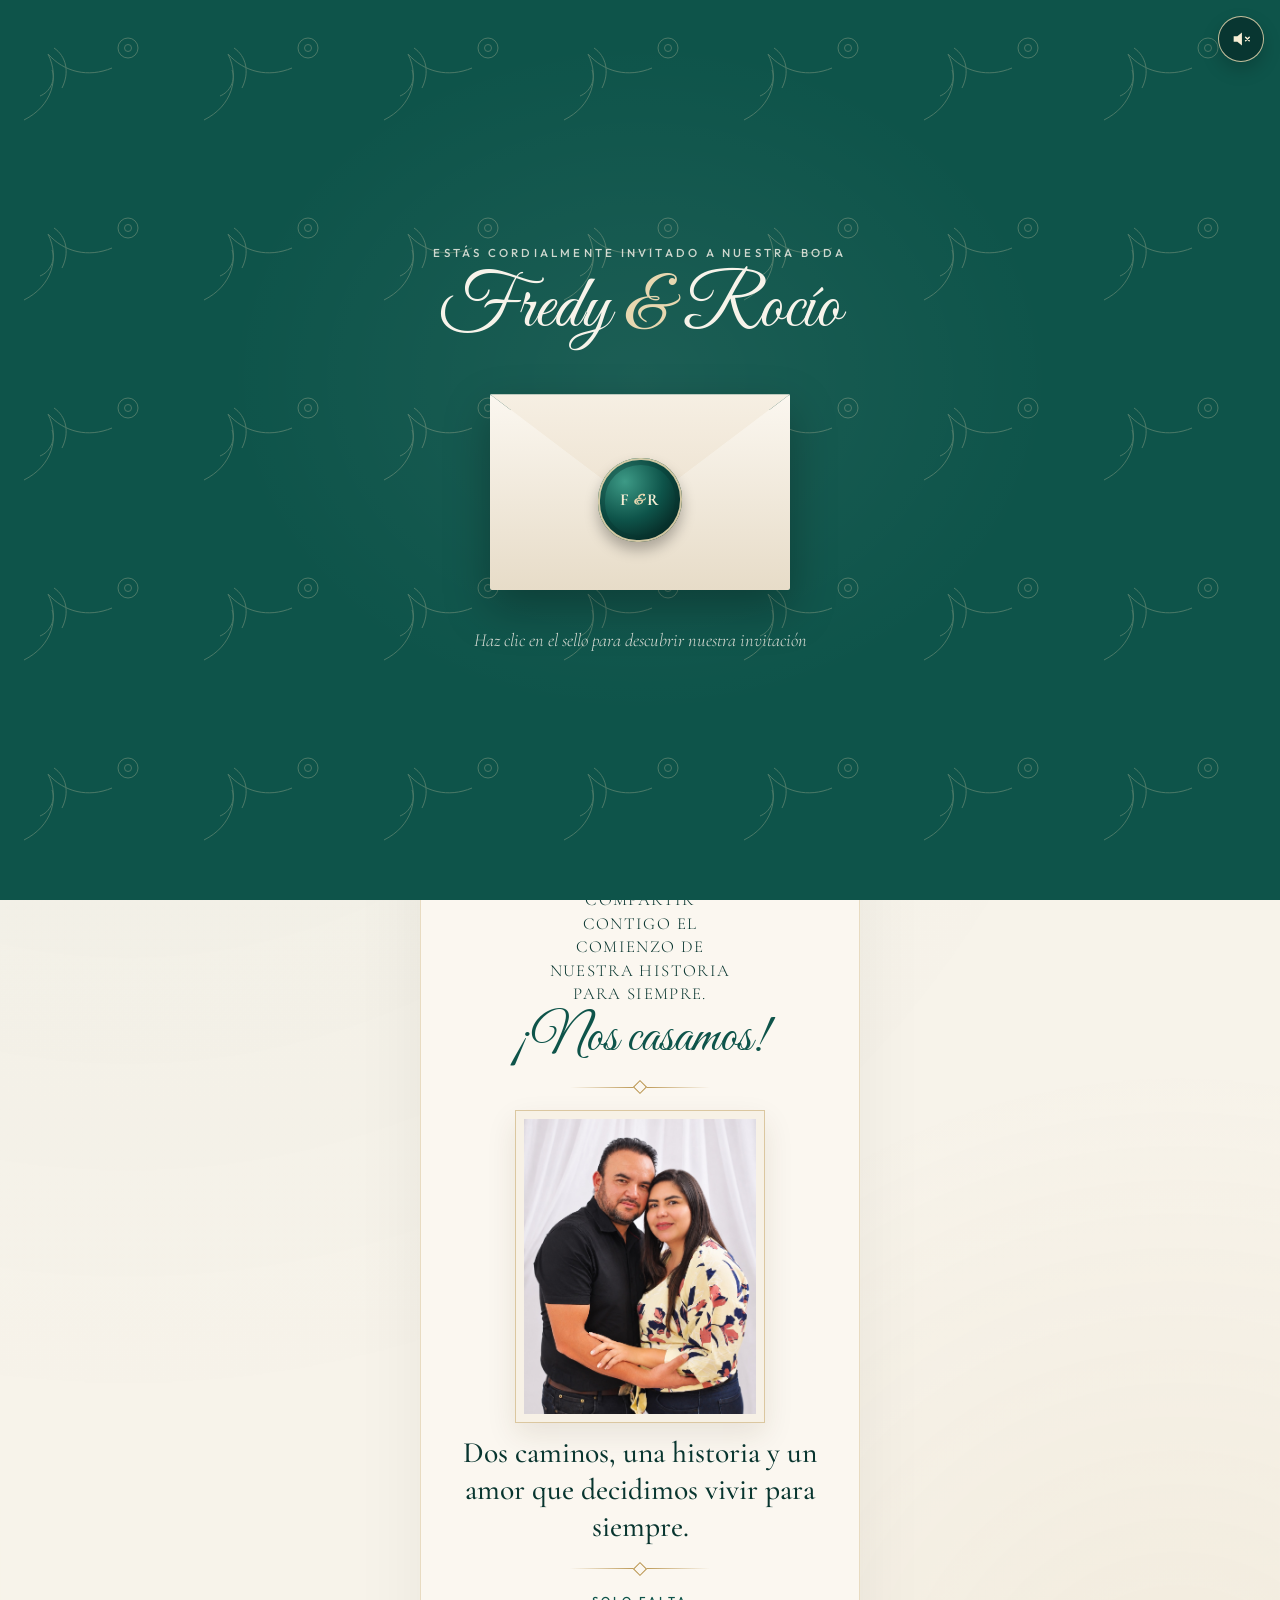
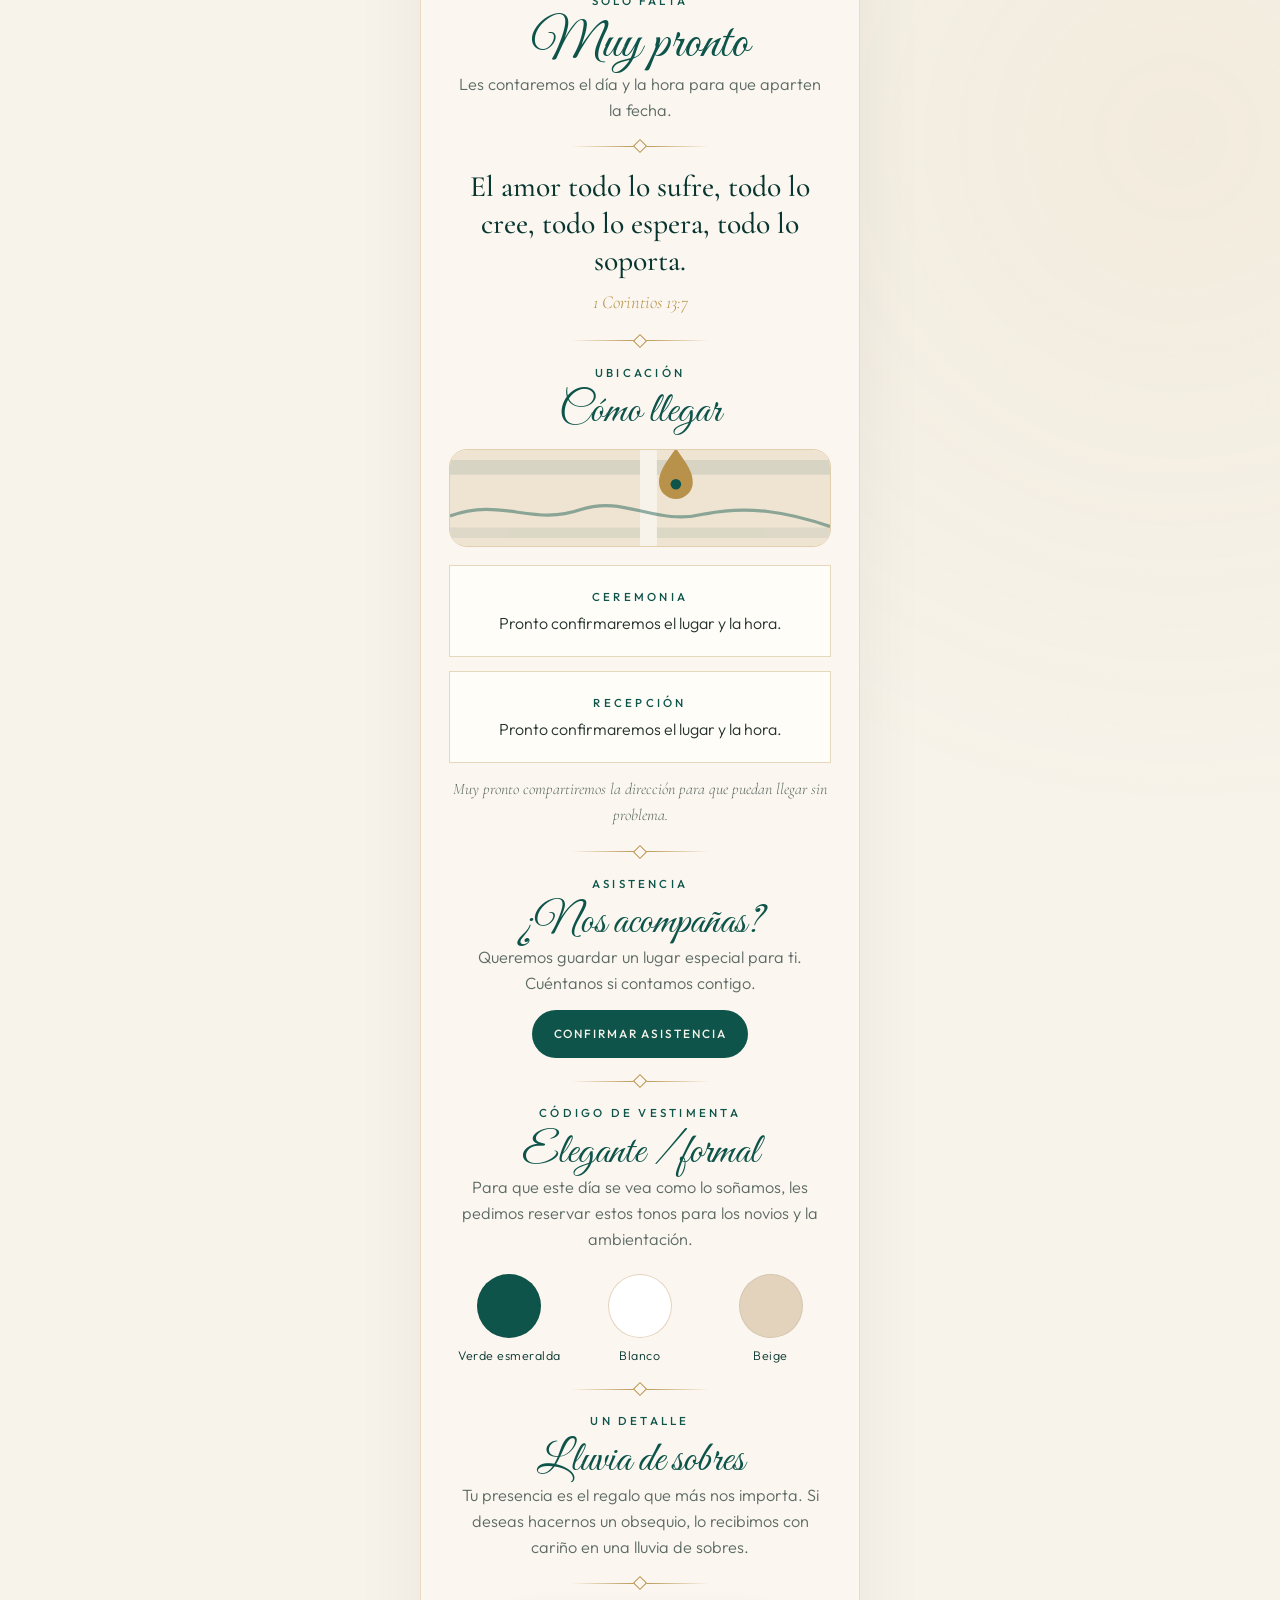
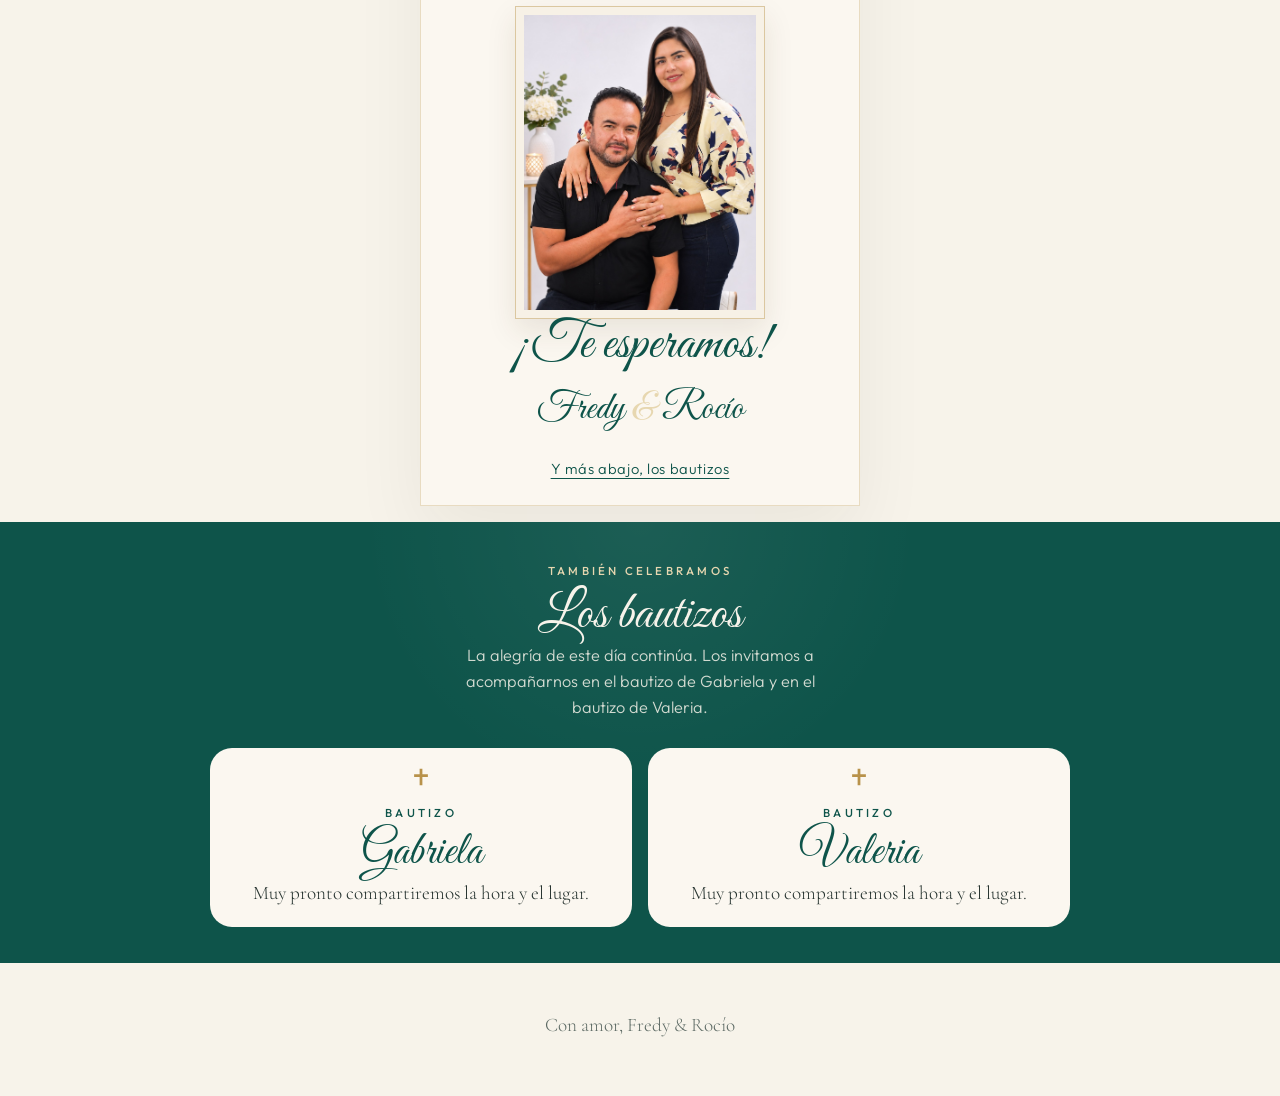
<file: index.html>
<!DOCTYPE html>
<html lang="es">
<head>
  <meta charset="UTF-8">
  <meta name="viewport" content="width=device-width, initial-scale=1">
  <meta name="theme-color" content="#0e544a">
  <title>Fredy &amp; Rocío</title>
  <meta name="description" content="Invitación a la boda de Fredy y Rocío, y a los bautizos de Gabriela y Valeria.">
  <link rel="icon" href="data:image/svg+xml,%3Csvg xmlns='http://www.w3.org/2000/svg' viewBox='0 0 32 32'%3E%3Crect width='32' height='32' rx='6' fill='%230e544a'/%3E%3Ctext x='16' y='21' text-anchor='middle' font-size='11' fill='%23f3e6c4' font-family='Georgia'%3EFR%3C/text%3E%3C/svg%3E">
  <link rel="preconnect" href="https://fonts.googleapis.com">
  <link rel="preconnect" href="https://fonts.gstatic.com" crossorigin>
  <link href="https://fonts.googleapis.com/css2?family=Cormorant+Garamond:ital,wght@0,500;0,600;0,700;1,500;1,600&family=Great+Vibes&family=Outfit:wght@300;400;500;600&display=swap" rel="stylesheet">
  <link rel="stylesheet" href="css/styles.css">
</head>
<body>
  <section class="gate" id="gate" aria-label="Portada de la invitación">
    <div class="gate-inner">
      <p class="invite-kicker"><span>Estás cordialmente invitado</span><span>a nuestra boda</span></p>
      <p class="gate-names"><span data-novio>Fredy</span> <em>&amp;</em> <span data-novia>Rocío</span></p>

      <button class="seal-btn" id="openInvite" type="button">
        <span class="envelope" aria-hidden="true">
          <span class="env-letter"></span>
          <span class="env-pocket"></span>
          <span class="env-flap"></span>
          <span class="seal-wrap">
            <span class="env-seal">
              <span class="seal-letters"><b data-inicial-novio>F</b><i>&amp;</i><b data-inicial-novia>R</b></span>
            </span>
          </span>
        </span>
        <span class="sr-only">Abrir la invitación de Fredy y Rocío</span>
      </button>

      <p class="gate-hint">Haz clic en el sello para descubrir nuestra invitación</p>
    </div>
  </section>

  <main id="invitacion" tabindex="-1">
    <article class="card">
      <header class="hero">
        <div class="monogram" aria-hidden="true"><span data-inicial-novio>F</span><em>&amp;</em><span data-inicial-novia>R</span></div>
        <blockquote class="verse">
          <p>“Mejores son dos que uno.”</p>
          <cite>Eclesiastés 4:9</cite>
        </blockquote>

        <button class="photo-btn frame" type="button" data-full="public/imagen2.jpeg" aria-label="Ampliar la foto de Fredy y Rocío">
          <img src="public/imagen2.jpeg" alt="Fredy y Rocío se miran y se toman de la mano">
        </button>

        <h1 class="names-lockup">
          <span data-novio>Fredy</span>
          <em>&amp;</em>
          <span data-novia>Rocío</span>
        </h1>
        <p class="lede">Con la bendición de Dios y de nuestras familias, queremos que seas parte del día en que dos historias se vuelven una sola.</p>
      </header>

      <div class="divider" aria-hidden="true"><span></span></div>

      <section class="block message" aria-label="Nos casamos">
        <p class="eyebrow">Nuestra invitación</p>
        <p class="message-copy">Queremos compartir contigo el comienzo de nuestra historia para siempre.</p>
        <h2 class="script">¡Nos casamos!</h2>
      </section>

      <div class="divider" aria-hidden="true"><span></span></div>

      <section class="block story">
        <button class="photo-btn frame frame-soft" type="button" data-full="public/imagen1.jpeg" aria-label="Ampliar otra foto de Fredy y Rocío">
          <img src="public/imagen1.jpeg" alt="Fredy y Rocío abrazados" loading="lazy">
        </button>
        <blockquote class="verse verse-story">
          <p>Dos caminos, una historia y un amor que decidimos vivir para siempre.</p>
        </blockquote>
      </section>

      <div class="divider" aria-hidden="true"><span></span></div>

      <section class="block" id="cuando" aria-label="Fecha">
        <p class="eyebrow">Solo falta</p>
        <div id="countdown" class="countdown" hidden>
          <div><strong data-unit="d">00</strong><span>días</span></div>
          <div><strong data-unit="h">00</strong><span>hrs</span></div>
          <div><strong data-unit="m">00</strong><span>min</span></div>
          <div><strong data-unit="s">00</strong><span>seg</span></div>
        </div>
        <div id="fechaPendiente">
          <h2 class="script" id="fechaTitulo">Muy pronto</h2>
          <p class="lede" id="fechaLede">Les contaremos el día y la hora para que aparten la fecha.</p>
        </div>
        <p class="date-line" id="fechaTexto" hidden></p>
        <a class="btn" id="agendar" hidden target="_blank" rel="noopener noreferrer">Agendar</a>
      </section>

      <div class="divider" aria-hidden="true"><span></span></div>

      <section class="block">
        <blockquote class="verse">
          <p>El amor todo lo sufre, todo lo cree, todo lo espera, todo lo soporta.</p>
          <cite>1 Corintios 13:7</cite>
        </blockquote>
      </section>

      <div class="divider" aria-hidden="true"><span></span></div>

      <section class="block" id="llegar" aria-label="Cómo llegar">
        <p class="eyebrow">Ubicación</p>
        <h2 class="script script-sm">Cómo llegar</h2>
        <div class="map-art" aria-hidden="true">
          <svg viewBox="0 0 360 150" preserveAspectRatio="xMidYMid slice">
            <rect width="360" height="150" fill="#efe4d2"/>
            <path d="M0 46h360" stroke="#0e544a" stroke-width="14" opacity=".1"/>
            <path d="M0 108h360" stroke="#0e544a" stroke-width="10" opacity=".08"/>
            <path d="M188 0v150" stroke="#f7f3ea" stroke-width="16"/>
            <path d="M0 92c48-18 78 10 124-6 42-14 70 16 118 4 40-8 78-2 118 12" fill="none" stroke="#0e544a" stroke-width="3" opacity=".45"/>
            <path d="M214 28c-10 14-16 22-16 32a16 16 0 1 0 32 0c0-10-6-18-16-32z" fill="#b8924a"/>
            <circle cx="214" cy="62" r="5" fill="#0e544a"/>
          </svg>
        </div>
        <div class="loc-list">
          <article class="loc" id="locCeremonia">
            <p class="eyebrow">Ceremonia</p>
            <div class="js-filled" hidden>
              <h3 class="js-lugar"></h3>
              <p class="js-dir"></p>
              <p class="js-hora"></p>
            </div>
            <p class="js-empty">Pronto confirmaremos el lugar y la hora.</p>
            <a class="btn js-maps" hidden target="_blank" rel="noopener noreferrer">Cómo llegar</a>
          </article>
          <article class="loc" id="locRecepcion">
            <p class="eyebrow">Recepción</p>
            <div class="js-filled" hidden>
              <h3 class="js-lugar"></h3>
              <p class="js-dir"></p>
              <p class="js-hora"></p>
            </div>
            <p class="js-empty">Pronto confirmaremos el lugar y la hora.</p>
            <a class="btn js-maps" hidden target="_blank" rel="noopener noreferrer">Cómo llegar</a>
          </article>
        </div>
        <p class="note" id="mapsNote">Muy pronto compartiremos la dirección para que puedan llegar sin problema.</p>
      </section>

      <div class="divider" aria-hidden="true"><span></span></div>

      <section class="block rsvp-card" aria-label="Confirmar asistencia">
        <p class="eyebrow">Asistencia</p>
        <h2 class="script script-sm">¿Nos acompañas?</h2>
        <p class="lede">Queremos guardar un lugar especial para ti. Cuéntanos si contamos contigo.</p>
        <button class="btn" id="openRsvp" type="button">Confirmar asistencia</button>
      </section>

      <div class="divider" aria-hidden="true"><span></span></div>

      <section class="block" id="vestimenta" aria-label="Código de vestimenta">
        <p class="eyebrow">Código de vestimenta</p>
        <h2 class="script script-sm">Elegante / formal</h2>
        <p class="lede">Para que este día se vea como lo soñamos, les pedimos reservar estos tonos para los novios y la ambientación.</p>
        <ul class="swatches">
          <li>
            <span class="swatch swatch-emerald"></span>
            <span>Verde esmeralda</span>
          </li>
          <li>
            <span class="swatch swatch-white"></span>
            <span>Blanco</span>
          </li>
          <li>
            <span class="swatch swatch-beige"></span>
            <span>Beige</span>
          </li>
        </ul>
      </section>

      <div class="divider" aria-hidden="true"><span></span></div>

      <section class="block">
        <p class="eyebrow">Un detalle</p>
        <h2 class="script script-sm">Lluvia de sobres</h2>
        <p class="lede">Tu presencia es el regalo que más nos importa. Si deseas hacernos un obsequio, lo recibimos con cariño en una lluvia de sobres.</p>
      </section>

      <div class="divider" aria-hidden="true"><span></span></div>

      <section class="block closing">
        <button class="photo-btn frame" type="button" data-full="public/imagen.jpeg" aria-label="Ampliar el retrato de Fredy y Rocío">
          <img src="public/imagen.jpeg" alt="Retrato de Fredy sentado y Rocío de pie a su lado" loading="lazy">
        </button>
        <h2 class="script">¡Te esperamos!</h2>
        <p class="names-small"><span data-novio>Fredy</span> <em>&amp;</em> <span data-novia>Rocío</span></p>
        <a class="text-link" href="#bautizos">Y más abajo, los bautizos</a>
      </section>
    </article>

    <section class="baptisms" id="bautizos" aria-label="Bautizos de Gabriela y Valeria">
      <p class="eyebrow eyebrow-light">También celebramos</p>
      <h2 class="script script-light">Los bautizos</h2>
      <p class="lede lede-light">La alegría de este día continúa. Los invitamos a acompañarnos en el bautizo de Gabriela y en el bautizo de Valeria.</p>
      <div class="baptism-grid">
        <article class="baptism-card" data-baptism="0">
          <svg class="cross" viewBox="0 0 32 32" aria-hidden="true"><path d="M14 4h4v8h8v4h-8v12h-4V16H6v-4h8z"/></svg>
          <p class="eyebrow">Bautizo</p>
          <h3 class="script" data-b-name>Gabriela</h3>
          <div class="js-details"></div>
          <a class="btn btn-line js-maps" hidden target="_blank" rel="noopener noreferrer">Cómo llegar</a>
        </article>
        <article class="baptism-card" data-baptism="1">
          <svg class="cross" viewBox="0 0 32 32" aria-hidden="true"><path d="M14 4h4v8h8v4h-8v12h-4V16H6v-4h8z"/></svg>
          <p class="eyebrow">Bautizo</p>
          <h3 class="script" data-b-name>Valeria</h3>
          <div class="js-details"></div>
          <a class="btn btn-line js-maps" hidden target="_blank" rel="noopener noreferrer">Cómo llegar</a>
        </article>
      </div>
    </section>

    <footer class="site-footer">
      <p>Con amor, <span data-pareja>Fredy &amp; Rocío</span></p>
    </footer>
  </main>

  <dialog class="modal" id="rsvp" aria-labelledby="rsvpTitle">
    <form class="sheet" id="rsvpForm">
      <button class="icon-x" id="closeRsvp" type="button" aria-label="Cerrar">×</button>
      <p class="eyebrow">Asistencia</p>
      <h2 class="script script-sm" id="rsvpTitle">Confirmar asistencia</h2>
      <div class="form-body" id="rsvpFields">
        <label class="field">
          <span>Tu nombre</span>
          <input name="nombre" type="text" required maxlength="80" autocomplete="name" placeholder="Cómo te llamas">
        </label>
        <label class="field">
          <span>¿A qué nos acompañas?</span>
          <select name="evento">
            <option value="la boda">A la boda</option>
            <option value="el bautizo de Gabriela">Al bautizo de Gabriela</option>
            <option value="el bautizo de Valeria">Al bautizo de Valeria</option>
            <option value="la boda y los bautizos">A la boda y los bautizos</option>
          </select>
        </label>
        <label class="field">
          <span>¿Cuántas personas van, incluyéndote?</span>
          <input name="personas" type="number" min="1" max="12" value="1" required>
        </label>
        <div class="choices" role="group" aria-label="Respuesta">
          <button class="choice" type="button" data-choice="si" aria-pressed="false">Sí, confirmo</button>
          <button class="choice" type="button" data-choice="no" aria-pressed="false">No puedo ir</button>
        </div>
        <p class="form-error" id="rsvpError" hidden>Cuéntanos si puedes acompañarnos.</p>
        <button class="btn btn-full" type="submit">Enviar confirmación</button>
      </div>
      <div class="thanks" id="rsvpThanks" hidden>
        <h3 class="script script-sm">Gracias</h3>
        <p id="thanksText"></p>
        <textarea id="thanksMessage" readonly></textarea>
        <button class="btn btn-line" id="copyMsg" type="button">Copiar mensaje</button>
      </div>
    </form>
  </dialog>

  <dialog class="lightbox" id="lightbox">
    <button class="icon-x icon-x-light" id="closeLight" type="button" aria-label="Cerrar foto">×</button>
    <img id="lightImg" alt="">
  </dialog>

  <img class="rose rose-float rose-float-left" src="public/rosas-trio.png" alt="" aria-hidden="true">
  <img class="rose rose-float rose-float-right" src="public/rosas-ramo.png" alt="" aria-hidden="true">
  <div class="floracion" id="floracion" aria-hidden="true"></div>
  <audio id="musica" src="public/tengo-ganas.mp3" loop preload="auto"></audio>
  <button class="sound-btn" id="soundBtn" type="button" aria-pressed="true" aria-label="Silenciar música">
    <svg class="icon-on" viewBox="0 0 24 24" aria-hidden="true"><path d="M4 9h4l5-4v14l-5-4H4z"/><path d="M16 9.5a3.5 3.5 0 0 1 0 5" fill="none" stroke="currentColor" stroke-width="1.6" stroke-linecap="round"/><path d="M16 6.5a6.5 6.5 0 0 1 0 11" fill="none" stroke="currentColor" stroke-width="1.6" stroke-linecap="round"/></svg>
    <svg class="icon-off" viewBox="0 0 24 24" aria-hidden="true"><path d="M4 9h4l5-4v14l-5-4H4z"/><path d="M17 10l4 4M21 10l-4 4" fill="none" stroke="currentColor" stroke-width="1.6" stroke-linecap="round"/></svg>
  </button>

  <script src="js/invite.js"></script>
</body>
</html>
</file>
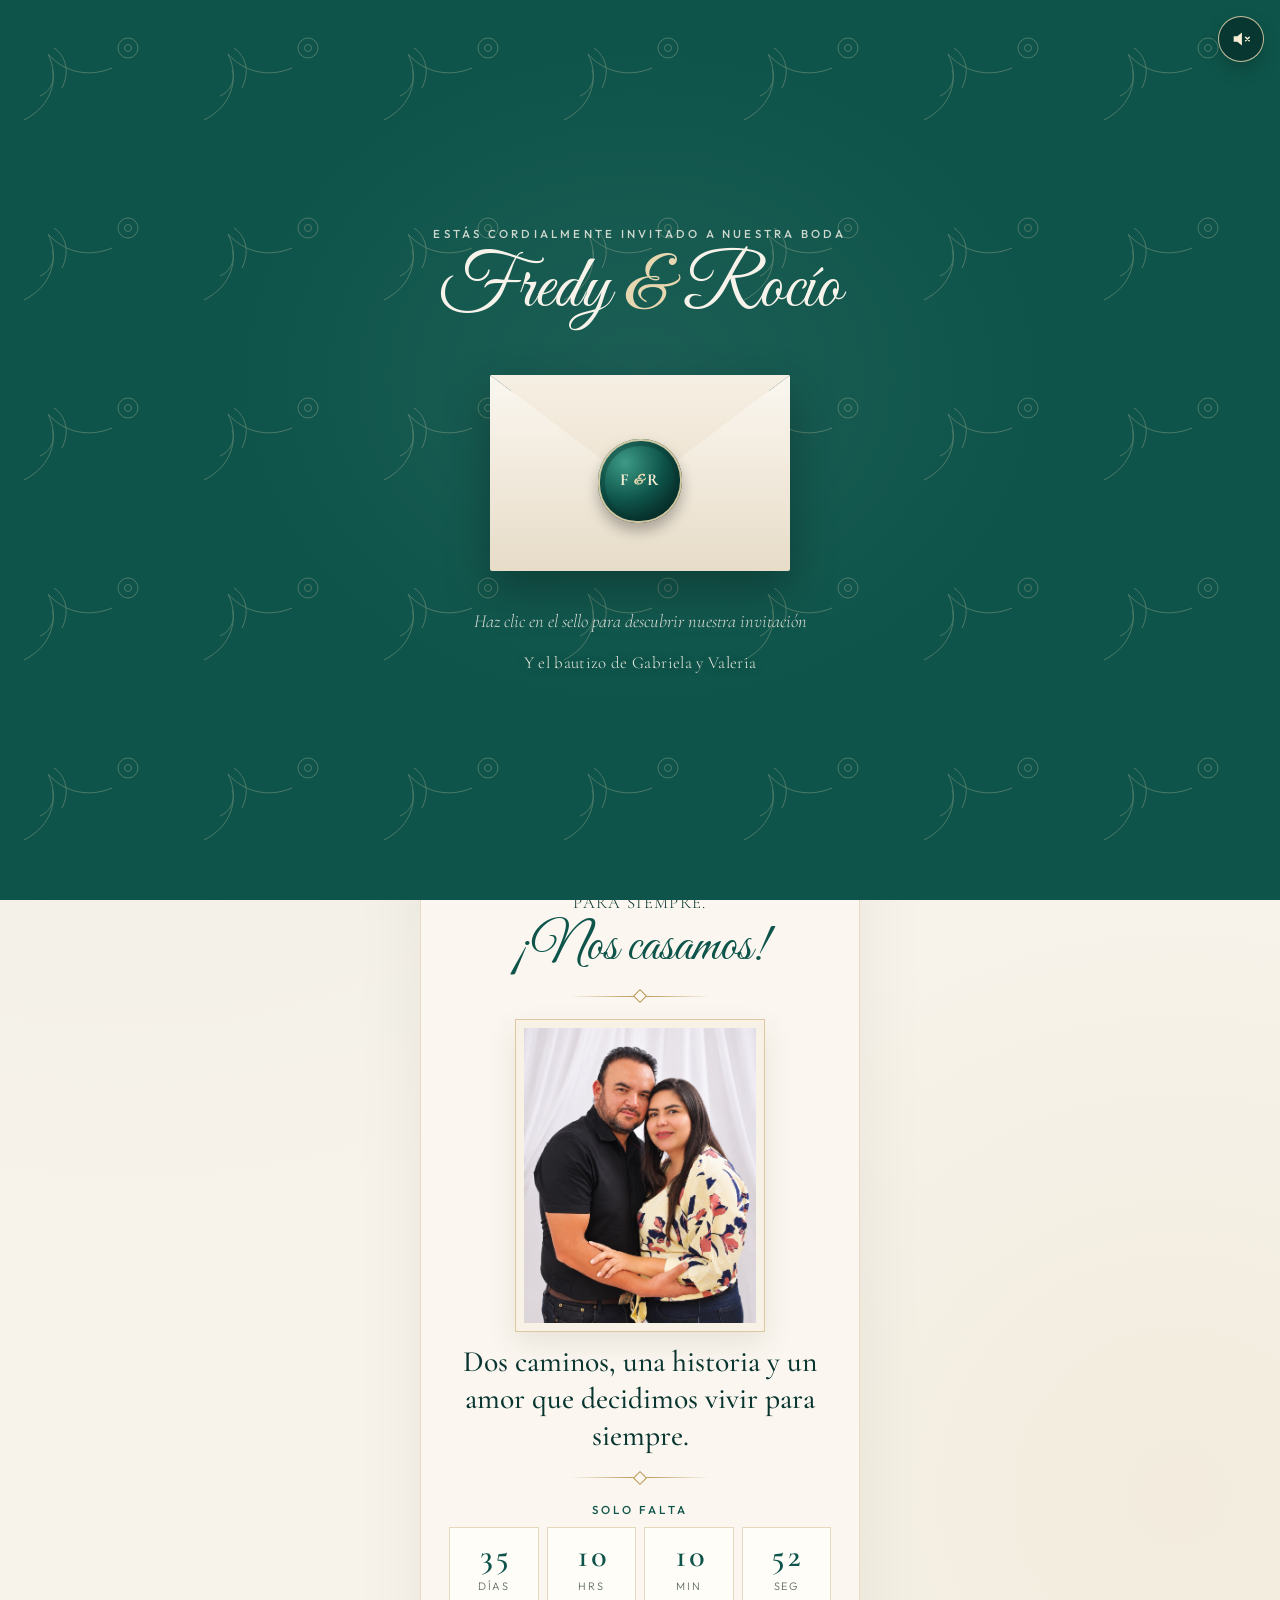
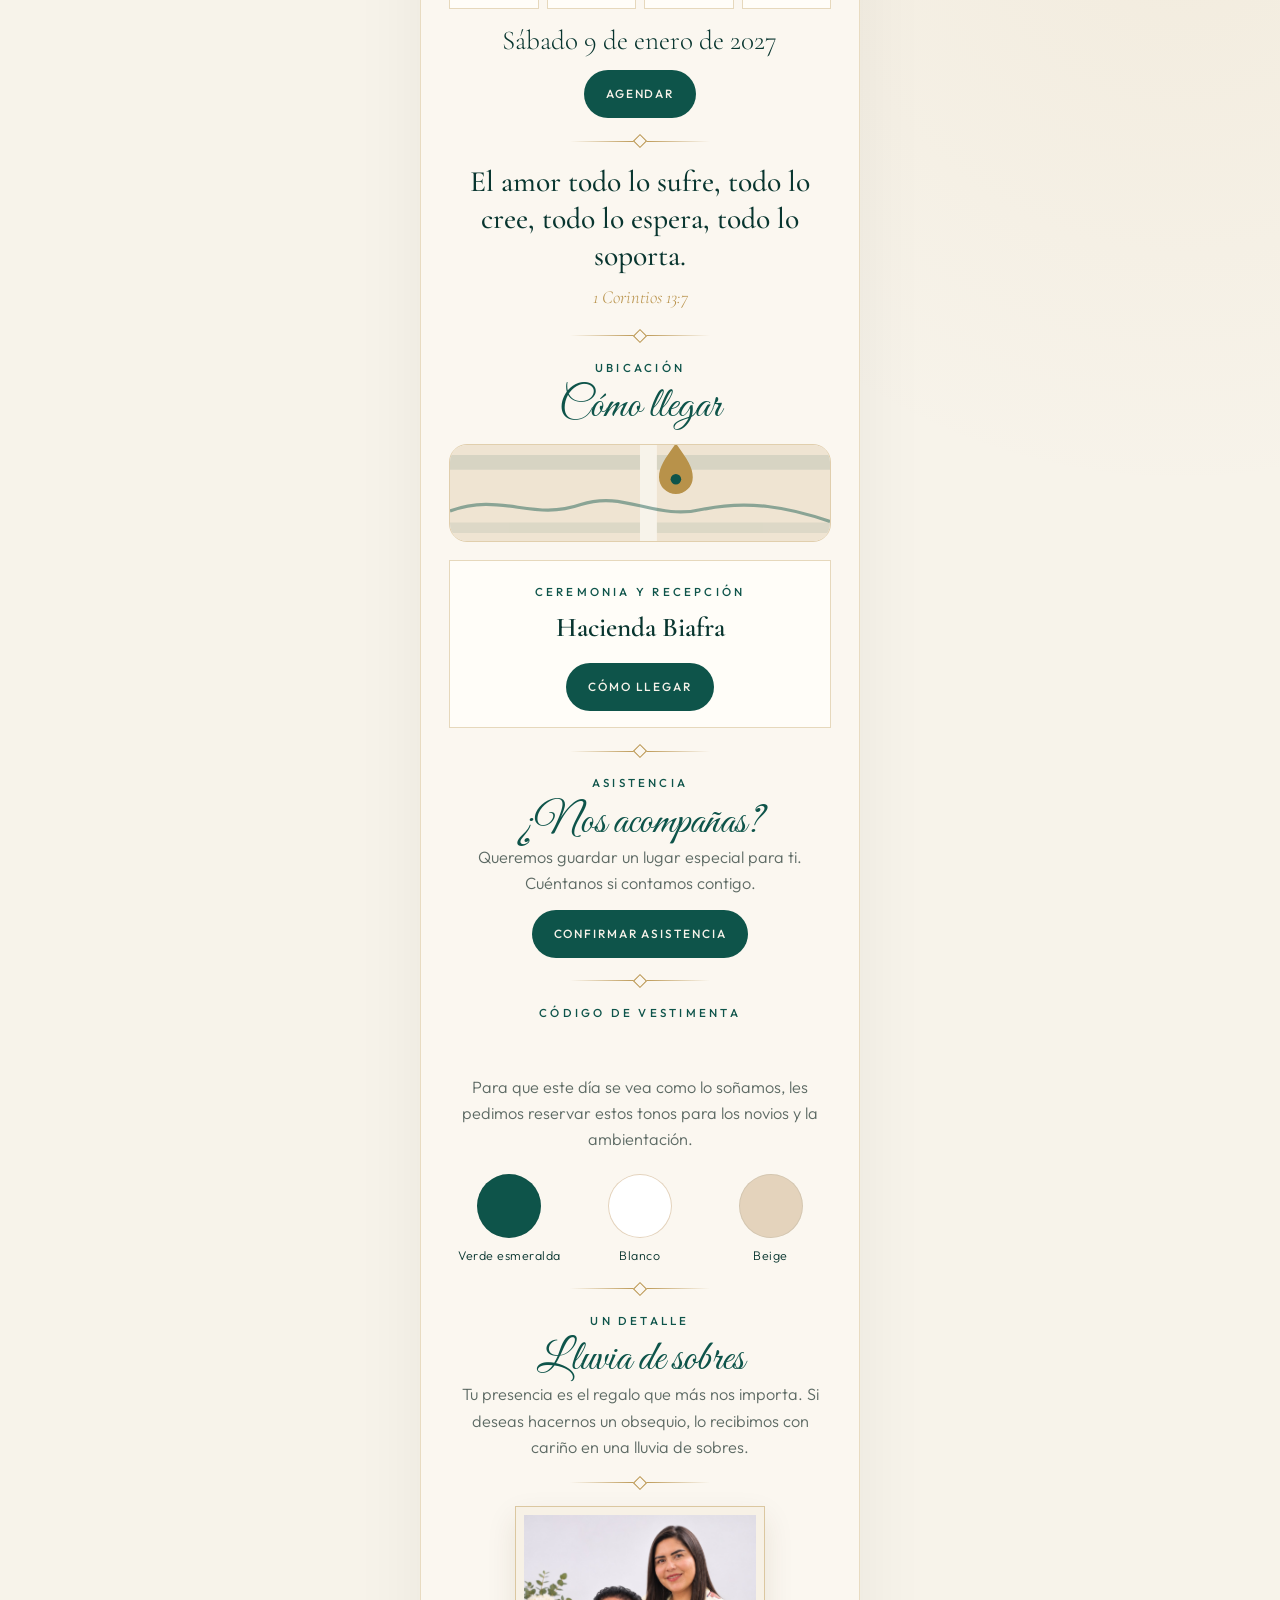
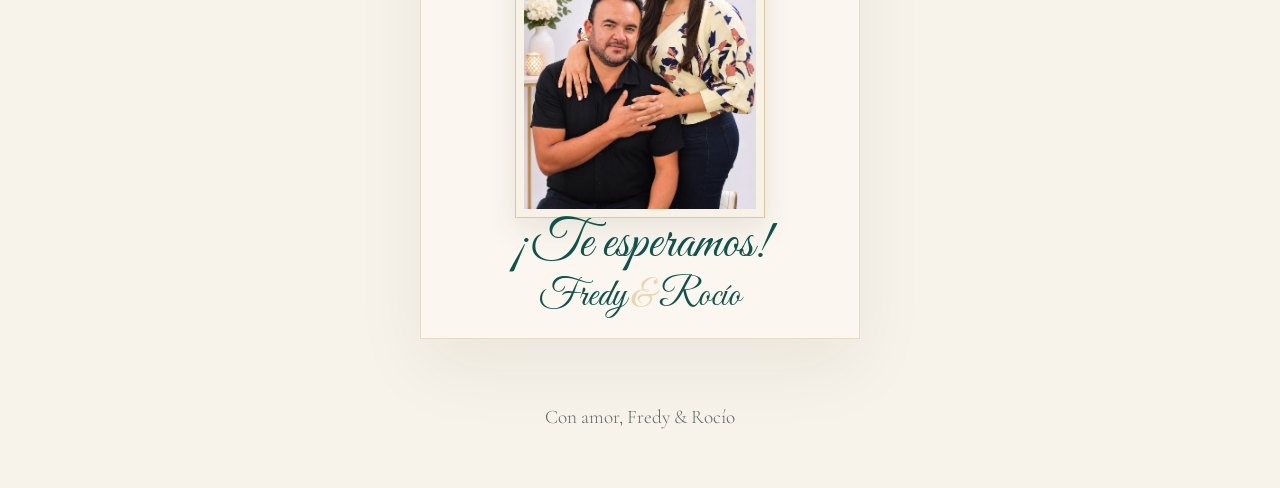
<file: public/index.html>
<!DOCTYPE html>
<html lang="es">
<head>
  <meta charset="UTF-8">
  <meta name="viewport" content="width=device-width, initial-scale=1">
  <meta name="theme-color" content="#0e544a">
  <title>Fredy &amp; Rocío</title>
  <meta name="description" content="Invitación a la boda de Fredy y Rocío, y a los bautizos de Gabriela y Valeria.">
  <link rel="icon" href="data:image/svg+xml,%3Csvg xmlns='http://www.w3.org/2000/svg' viewBox='0 0 32 32'%3E%3Crect width='32' height='32' rx='6' fill='%230e544a'/%3E%3Ctext x='16' y='21' text-anchor='middle' font-size='11' fill='%23f3e6c4' font-family='Georgia'%3EFR%3C/text%3E%3C/svg%3E">
  <link rel="preconnect" href="https://fonts.googleapis.com">
  <link rel="preconnect" href="https://fonts.gstatic.com" crossorigin>
  <link href="https://fonts.googleapis.com/css2?family=Cormorant+Garamond:ital,wght@0,500;0,600;0,700;1,500;1,600&family=Great+Vibes&family=Outfit:wght@300;400;500;600&display=swap" rel="stylesheet">
  <link rel="stylesheet" href="css/styles.css">
</head>
<body>
  <section class="gate" id="gate" aria-label="Portada de la invitación">
    <img class="gate-flowers" src="flores-marco.png" alt="" aria-hidden="true">
    <div class="gate-inner">
      <p class="invite-kicker"><span>Estás cordialmente invitado</span><span>a nuestra boda</span></p>
      <p class="gate-names"><span data-novio>Fredy</span> <em>&amp;</em> <span data-novia>Rocío</span></p>

      <button class="seal-btn" id="openInvite" type="button">
        <span class="envelope" aria-hidden="true">
          <span class="env-letter"></span>
          <span class="env-pocket"></span>
          <span class="env-flap"></span>
          <span class="seal-wrap">
            <span class="env-seal">
              <span class="seal-letters"><b data-inicial-novio>F</b><i>&amp;</i><b data-inicial-novia>R</b></span>
            </span>
          </span>
        </span>
        <span class="sr-only">Abrir la invitación de Fredy y Rocío</span>
      </button>

      <p class="gate-hint">Haz clic en el sello para descubrir nuestra invitación</p>
      <p class="gate-baptism">Y el bautizo de Gabriela y Valeria</p>
    </div>
  </section>

  <main id="invitacion" tabindex="-1">
    <article class="card">
      <header class="hero">
        <div class="monogram" aria-hidden="true"><span data-inicial-novio>F</span><em>&amp;</em><span data-inicial-novia>R</span></div>
        <blockquote class="verse">
          <p>“Mejores son dos que uno.”</p>
          <cite>Eclesiastés 4:9</cite>
        </blockquote>

        <button class="photo-btn frame" type="button" data-full="imagen2.jpeg" aria-label="Ampliar la foto de Fredy y Rocío">
          <img src="imagen2.jpeg" alt="Fredy y Rocío se miran y se toman de la mano">
        </button>

        <h1 class="names-lockup">
          <span data-novio>Fredy</span>
          <em>&amp;</em>
          <span data-novia>Rocío</span>
        </h1>
        <p class="lede">Con la bendición de Dios y de nuestras familias, queremos que seas parte del día en que dos historias se vuelven una sola.</p>
      </header>

      <div class="divider" aria-hidden="true"><span></span></div>

      <section class="block message" aria-label="Nos casamos">
        <p class="eyebrow">Nuestra invitación</p>
        <p class="message-copy">Queremos compartir contigo el comienzo de nuestra historia para siempre.</p>
        <h2 class="script">¡Nos casamos!</h2>
      </section>

      <div class="divider" aria-hidden="true"><span></span></div>

      <section class="block story">
        <button class="photo-btn frame frame-soft" type="button" data-full="imagen1.jpeg" aria-label="Ampliar otra foto de Fredy y Rocío">
          <img src="imagen1.jpeg" alt="Fredy y Rocío abrazados" loading="lazy">
        </button>
        <blockquote class="verse verse-story">
          <p>Dos caminos, una historia y un amor que decidimos vivir para siempre.</p>
        </blockquote>
      </section>

      <div class="divider" aria-hidden="true"><span></span></div>

      <section class="block" id="cuando" aria-label="Fecha">
        <p class="eyebrow">Solo falta</p>
        <div id="countdown" class="countdown" hidden>
          <div><strong data-unit="d">00</strong><span>días</span></div>
          <div><strong data-unit="h">00</strong><span>hrs</span></div>
          <div><strong data-unit="m">00</strong><span>min</span></div>
          <div><strong data-unit="s">00</strong><span>seg</span></div>
        </div>
        <div id="fechaPendiente">
          <h2 class="script" id="fechaTitulo">Muy pronto</h2>
          <p class="lede" id="fechaLede">Les contaremos el día y la hora para que aparten la fecha.</p>
        </div>
        <p class="date-line" id="fechaTexto" hidden></p>
        <a class="btn" id="agendar" hidden target="_blank" rel="noopener noreferrer">Agendar</a>
      </section>

      <div class="divider" aria-hidden="true"><span></span></div>

      <section class="block">
        <blockquote class="verse">
          <p>El amor todo lo sufre, todo lo cree, todo lo espera, todo lo soporta.</p>
          <cite>1 Corintios 13:7</cite>
        </blockquote>
      </section>

      <div class="divider" aria-hidden="true"><span></span></div>

      <section class="block" id="llegar" aria-label="Cómo llegar">
        <p class="eyebrow">Ubicación</p>
        <h2 class="script script-sm">Cómo llegar</h2>
        <div class="map-art" aria-hidden="true">
          <svg viewBox="0 0 360 150" preserveAspectRatio="xMidYMid slice">
            <rect width="360" height="150" fill="#efe4d2"/>
            <path d="M0 46h360" stroke="#0e544a" stroke-width="14" opacity=".1"/>
            <path d="M0 108h360" stroke="#0e544a" stroke-width="10" opacity=".08"/>
            <path d="M188 0v150" stroke="#f7f3ea" stroke-width="16"/>
            <path d="M0 92c48-18 78 10 124-6 42-14 70 16 118 4 40-8 78-2 118 12" fill="none" stroke="#0e544a" stroke-width="3" opacity=".45"/>
            <path d="M214 28c-10 14-16 22-16 32a16 16 0 1 0 32 0c0-10-6-18-16-32z" fill="#b8924a"/>
            <circle cx="214" cy="62" r="5" fill="#0e544a"/>
          </svg>
        </div>
        <article class="loc" id="locLugar">
          <p class="eyebrow">Ceremonia y recepción</p>
          <div class="js-filled" hidden>
            <h3 class="js-lugar"></h3>
            <p class="js-dir"></p>
            <p class="js-hora"></p>
          </div>
          <p class="js-empty">Pronto confirmaremos el lugar y la hora.</p>
          <a class="btn js-maps" hidden target="_blank" rel="noopener noreferrer">Cómo llegar</a>
        </article>
        <p class="note" id="mapsNote">Muy pronto compartiremos la dirección para que puedan llegar sin problema.</p>
      </section>

      <div class="divider" aria-hidden="true"><span></span></div>

      <section class="block rsvp-card" aria-label="Confirmar asistencia">
        <p class="eyebrow">Asistencia</p>
        <h2 class="script script-sm">¿Nos acompañas?</h2>
        <p class="lede">Queremos guardar un lugar especial para ti. Cuéntanos si contamos contigo.</p>
        <button class="btn" id="openRsvp" type="button">Confirmar asistencia</button>
      </section>

      <div class="divider" aria-hidden="true"><span></span></div>

      <section class="block" id="vestimenta" aria-label="Código de vestimenta">
        <p class="eyebrow">Código de vestimenta</p>
        <h2 class="script script-sm">Elegante / formal</h2>
        <p class="lede">Para que este día se vea como lo soñamos, les pedimos reservar estos tonos para los novios y la ambientación.</p>
        <ul class="swatches">
          <li>
            <span class="swatch swatch-emerald"></span>
            <span>Verde esmeralda</span>
          </li>
          <li>
            <span class="swatch swatch-white"></span>
            <span>Blanco</span>
          </li>
          <li>
            <span class="swatch swatch-beige"></span>
            <span>Beige</span>
          </li>
        </ul>
      </section>

      <div class="divider" aria-hidden="true"><span></span></div>

      <section class="block">
        <p class="eyebrow">Un detalle</p>
        <h2 class="script script-sm">Lluvia de sobres</h2>
        <p class="lede">Tu presencia es el regalo que más nos importa. Si deseas hacernos un obsequio, lo recibimos con cariño en una lluvia de sobres.</p>
      </section>

      <div class="divider" aria-hidden="true"><span></span></div>

      <section class="block closing">
        <button class="photo-btn frame" type="button" data-full="imagen.jpeg" aria-label="Ampliar el retrato de Fredy y Rocío">
          <img src="imagen.jpeg" alt="Retrato de Fredy sentado y Rocío de pie a su lado" loading="lazy">
        </button>
        <h2 class="script">¡Te esperamos!</h2>
        <p class="names-small"><span data-novio>Fredy</span> <em>&amp;</em> <span data-novia>Rocío</span></p>
      </section>
    </article>

    <footer class="site-footer">
      <p>Con amor, <span data-pareja>Fredy &amp; Rocío</span></p>
    </footer>
  </main>

  <dialog class="modal" id="rsvp" aria-labelledby="rsvpTitle">
    <form class="sheet" id="rsvpForm">
      <button class="icon-x" id="closeRsvp" type="button" aria-label="Cerrar">×</button>
      <p class="eyebrow">Asistencia</p>
      <h2 class="script script-sm" id="rsvpTitle">Confirmar asistencia</h2>
      <div class="form-body" id="rsvpFields">
        <label class="field">
          <span>Tu nombre</span>
          <input name="nombre" type="text" required maxlength="80" autocomplete="name" placeholder="Cómo te llamas">
        </label>
        <label class="field">
          <span>¿Cuántas personas van, incluyéndote?</span>
          <input name="personas" type="number" min="1" max="12" value="1" required>
        </label>
        <div class="choices" role="group" aria-label="Respuesta">
          <button class="choice" type="button" data-choice="si" aria-pressed="false">Sí, confirmo</button>
          <button class="choice" type="button" data-choice="no" aria-pressed="false">No puedo ir</button>
        </div>
        <p class="form-error" id="rsvpError" hidden>Cuéntanos si puedes acompañarnos.</p>
        <button class="btn btn-full" type="submit">Enviar confirmación</button>
      </div>
      <div class="thanks" id="rsvpThanks" hidden>
        <h3 class="script script-sm">Gracias</h3>
        <p id="thanksText"></p>
        <textarea id="thanksMessage" readonly></textarea>
        <button class="btn btn-line" id="copyMsg" type="button">Copiar mensaje</button>
      </div>
    </form>
  </dialog>

  <dialog class="lightbox" id="lightbox">
    <button class="icon-x icon-x-light" id="closeLight" type="button" aria-label="Cerrar foto">×</button>
    <img id="lightImg" alt="">
  </dialog>

  <img class="rose rose-float rose-float-left" src="rosas-trio.png" alt="" aria-hidden="true">
  <img class="rose rose-float rose-float-right" src="rosas-ramo.png" alt="" aria-hidden="true">
  <div class="floracion" id="floracion" aria-hidden="true"></div>
  <audio id="musica" src="tengo-ganas.mp3" loop preload="auto"></audio>
  <button class="sound-btn" id="soundBtn" type="button" aria-pressed="true" aria-label="Silenciar música">
    <svg class="icon-on" viewBox="0 0 24 24" aria-hidden="true"><path d="M4 9h4l5-4v14l-5-4H4z"/><path d="M16 9.5a3.5 3.5 0 0 1 0 5" fill="none" stroke="currentColor" stroke-width="1.6" stroke-linecap="round"/><path d="M16 6.5a6.5 6.5 0 0 1 0 11" fill="none" stroke="currentColor" stroke-width="1.6" stroke-linecap="round"/></svg>
    <svg class="icon-off" viewBox="0 0 24 24" aria-hidden="true"><path d="M4 9h4l5-4v14l-5-4H4z"/><path d="M17 10l4 4M21 10l-4 4" fill="none" stroke="currentColor" stroke-width="1.6" stroke-linecap="round"/></svg>
  </button>

  <script src="js/invite.js"></script>
</body>
</html>
</file>
<file: css/styles.css>
:root {
  --emerald: #0e544a;
  --emerald-deep: #08352f;
  --emerald-mid: #1a6b5c;
  --cream: #f7f3ea;
  --cream-2: #f3eadc;
  --beige: #e4d3bc;
  --gold: #b8924a;
  --gold-soft: #e7d7b0;
  --ink: #24312d;
  --muted: #5d6a64;
  --paper: #fbf7f0;
  --shadow: 0 24px 60px rgba(36, 28, 16, 0.12);
  --serif: "Cormorant Garamond", Georgia, serif;
  --script: "Great Vibes", cursive;
  --sans: "Outfit", "Segoe UI", sans-serif;
}

* { box-sizing: border-box; }
[hidden] { display: none !important; }
html { scroll-behavior: smooth; }
body {
  margin: 0;
  color: var(--ink);
  background: var(--cream);
  font-family: var(--sans);
  font-weight: 300;
  line-height: 1.6;
}
img { max-width: 100%; }
button, input, select, textarea { font: inherit; color: inherit; }
button { cursor: pointer; }
a { color: inherit; }

.sr-only {
  position: absolute;
  width: 1px;
  height: 1px;
  padding: 0;
  margin: -1px;
  overflow: hidden;
  clip: rect(0, 0, 0, 0);
  border: 0;
}

.gate {
  position: fixed;
  inset: 0;
  z-index: 30;
  display: grid;
  place-items: center;
  overflow: auto;
  padding: 36px 20px;
  color: var(--gold-soft);
  background-color: var(--emerald);
  background-image:
    radial-gradient(ellipse at 50% 42%, rgba(255, 255, 255, 0.06), transparent 46%),
    url("data:image/svg+xml;utf8,<svg xmlns='http://www.w3.org/2000/svg' width='180' height='180' viewBox='0 0 180 180'><g fill='none' stroke='%23e7d7b0' stroke-width='1' opacity='.28'><path d='M24 120c28-14 36-42 24-66 16 18 40 24 64 14'/><path d='M40 96c10-4 16-16 12-26'/><path d='M62 88c8-16 4-32-8-40'/><circle cx='128' cy='48' r='10'/><circle cx='128' cy='48' r='3.5'/></g></svg>");
  transition: opacity 0.55s ease, visibility 0s linear 0.55s;
}
body:not(.is-open) { overflow: hidden; }
body.is-open .gate {
  opacity: 0;
  visibility: hidden;
  pointer-events: none;
}
.gate-inner {
  width: min(100%, 520px);
  text-align: center;
}
.invite-kicker,
.eyebrow {
  margin: 0;
  font-size: 0.72rem;
  font-weight: 500;
  letter-spacing: 0.28em;
  text-transform: uppercase;
}
.invite-kicker {
  display: flex;
  flex-direction: column;
  gap: 0.35rem;
  color: rgba(247, 243, 234, 0.82);
  letter-spacing: 0.18em;
}
@media (min-width: 700px) {
  .invite-kicker {
    flex-direction: row;
    justify-content: center;
    gap: 0.45em;
    letter-spacing: 0.28em;
  }
}
.gate-names {
  margin: 10px 0 8px;
  font-family: var(--script);
  font-size: clamp(3.2rem, 8vw, 4.6rem);
  line-height: 1;
  color: #f7f3ea;
}
.gate-names em,
.names-lockup em,
.names-small em { font-style: normal; color: var(--gold-soft); }
.gate-hint {
  margin: 18px 0 0;
  font-family: var(--serif);
  font-style: italic;
  font-size: 1.15rem;
  color: rgba(247, 243, 234, 0.88);
}

.seal-btn {
  position: relative;
  display: inline-grid;
  place-items: center;
  margin-top: 12px;
  padding: 28px 36px 18px;
  border: 0;
  background: transparent;
  color: var(--gold-soft);
}
.seal-btn:focus-visible,
.btn:focus-visible,
.choice:focus-visible,
.photo-btn:focus-visible,
.text-link:focus-visible,
.icon-x:focus-visible {
  outline: 2px solid var(--gold);
  outline-offset: 3px;
}
.envelope {
  position: relative;
  display: block;
  width: min(78vw, 300px);
  height: 196px;
  perspective: 800px;
  filter: drop-shadow(0 18px 22px rgba(0, 0, 0, 0.28));
}
.env-letter,
.env-pocket,
.env-flap { position: absolute; inset: 0; }
.env-letter {
  left: 18px;
  right: 18px;
  top: 16px;
  height: 132px;
  background:
    linear-gradient(180deg, transparent, rgba(14, 84, 74, 0.05)),
    #fffdf8;
  z-index: 1;
  transition: transform 0.7s ease;
}
.env-letter::after {
  content: "F  &  R";
  position: absolute;
  left: 0;
  right: 0;
  top: 28px;
  text-align: center;
  font-family: var(--serif);
  letter-spacing: 0.28em;
  color: var(--emerald);
  font-size: 0.95rem;
}
.env-pocket {
  background: linear-gradient(180deg, #fbf7f0 0%, #e7dcc8 100%);
  clip-path: polygon(0 0, 50% 58%, 100% 0, 100% 100%, 0 100%);
  z-index: 2;
  border-radius: 2px;
}
.env-flap {
  background: linear-gradient(180deg, #f6efe3, #e6d8c2);
  clip-path: polygon(0 0, 100% 0, 50% 58%);
  transform-origin: top center;
  transition: transform 0.8s cubic-bezier(0.4, 0, 0.2, 1);
  z-index: 3;
  backface-visibility: hidden;
}
body.is-opening .env-flap { transform: rotateX(180deg); }
body.is-opening .env-letter { transform: translateY(-28px); }
.seal-wrap {
  position: absolute;
  left: 50%;
  top: 54%;
  z-index: 4;
  transform: translate(-50%, -50%);
  transition: transform 0.7s ease, opacity 0.45s ease;
}
body.is-opening .seal-wrap {
  transform: translate(-50%, -160%);
  opacity: 0;
}
.env-seal {
  display: grid;
  place-items: center;
  width: 84px;
  height: 84px;
  border-radius: 50% 48% 50% 46%;
  background:
    radial-gradient(circle at 32% 28%, #3d9a86, #0e544a 46%, #062824 78%);
  box-shadow:
    inset 0 0 0 2px rgba(231, 215, 176, 0.9),
    inset 0 0 0 7px rgba(8, 53, 47, 0.35),
    0 8px 14px rgba(0, 0, 0, 0.28);
  animation: pulse 2.8s ease-in-out infinite;
}
body.is-opening .env-seal { animation: none; }
.seal-letters {
  position: relative;
  z-index: 1;
  display: flex;
  align-items: center;
  justify-content: center;
  color: #f6edd4;
  font-family: var(--serif);
  font-weight: 600;
  letter-spacing: 0.02em;
  gap: 4px;
  line-height: 1;
  font-size: 1.05rem;
}
.seal-letters i {
  font-style: normal;
  font-family: var(--script);
  font-size: 0.95rem;
  line-height: 1;
  margin: 0;
  color: var(--gold-soft);
}
@keyframes pulse {
  0%, 100% { transform: scale(1); }
  50% { transform: scale(1.045); }
}

main { outline: none; }
.page, main {
  background:
    radial-gradient(circle at 10% 8%, rgba(14, 84, 74, 0.04), transparent 26%),
    radial-gradient(circle at 92% 40%, rgba(184, 146, 74, 0.08), transparent 24%),
    var(--cream);
}
.card {
  width: min(440px, calc(100% - 28px));
  margin: 0 auto;
  padding: 28px 20px 22px;
}
.hero, .block { text-align: center; }
.monogram {
  width: 76px;
  height: 76px;
  margin: 0 auto 14px;
  display: flex;
  align-items: center;
  justify-content: center;
  border: 1px solid var(--gold);
  border-radius: 50%;
  box-shadow: inset 0 0 0 5px rgba(184, 146, 74, 0.15);
  color: var(--emerald);
  font-family: var(--serif);
  font-size: 1.35rem;
  line-height: 1;
  letter-spacing: 0;
  gap: 2px;
}
.monogram em {
  font-family: var(--script);
  font-style: normal;
  font-size: 1.1rem;
  line-height: 1;
  margin: 0;
  color: var(--gold);
}
.verse { margin: 0 0 14px; }
.verse p {
  margin: 0;
  font-family: var(--serif);
  font-size: clamp(1.45rem, 3.4vw, 1.85rem);
  font-weight: 500;
  line-height: 1.25;
  color: var(--emerald-deep);
}
.verse cite {
  display: block;
  margin-top: 8px;
  font-family: var(--serif);
  font-style: italic;
  font-size: 1.15rem;
  color: var(--gold);
}
.verse-story { margin-top: 12px; margin-bottom: 0; }
.frame {
  display: block;
  width: min(70%, 250px);
  aspect-ratio: 4 / 5;
  margin: 0 auto;
  padding: 8px;
  overflow: hidden;
  border: 1px solid rgba(184, 146, 74, 0.45);
  background: #f7f1e6;
  box-shadow: 0 12px 28px rgba(70, 48, 20, 0.1);
}
.photo-btn {
  padding: 8px;
  color: inherit;
}
.frame img, .photo-btn img {
  display: block;
  width: 100%;
  height: 100%;
  object-fit: cover;
  object-position: center 16%;
}
.names-lockup {
  margin: 14px 0 4px;
  display: grid;
  justify-items: center;
  font-family: var(--script);
  font-weight: 400;
  font-size: clamp(2.8rem, 8vw, 3.6rem);
  line-height: 0.9;
  color: var(--emerald);
}
.names-lockup em { font-size: 0.7em; color: var(--gold); }
.lede {
  margin: 0 auto;
  max-width: 34ch;
  font-size: 1.02rem;
  color: var(--muted);
}
.eyebrow { color: var(--emerald); margin-bottom: 8px; }
.script {
  margin: 0;
  font-family: var(--script);
  font-weight: 400;
  font-size: clamp(2.5rem, 7vw, 3.3rem);
  line-height: 1;
  color: var(--emerald);
}
.script-sm { font-size: clamp(2.15rem, 6vw, 2.7rem); }
.message-copy {
  margin: 0 auto 6px;
  max-width: 24ch;
  font-family: var(--serif);
  font-size: 1.05rem;
  letter-spacing: 0.08em;
  text-transform: uppercase;
  line-height: 1.4;
  color: var(--emerald-deep);
}
.divider {
  height: 14px;
  margin: 16px 0;
  position: relative;
  background: linear-gradient(90deg, transparent, var(--gold), transparent) center / 140px 1px no-repeat;
}
.divider span { display: none; }
.divider::after {
  content: "";
  position: absolute;
  left: 50%;
  top: 50%;
  width: 8px;
  height: 8px;
  border: 1px solid var(--gold);
  transform: translate(-50%, -50%) rotate(45deg);
  background: var(--sheet, var(--cream));
}
@media (min-width: 860px) {
  .card {
    --sheet: #fbf7f0;
    margin-top: 32px;
    margin-bottom: 16px;
    padding: 32px 28px 24px;
    background: var(--sheet);
    border: 1px solid rgba(184, 146, 74, 0.28);
    box-shadow: 0 30px 70px rgba(36, 28, 16, 0.06);
  }
}

.countdown {
  display: grid;
  grid-template-columns: repeat(4, 1fr);
  gap: 8px;
  margin: 8px 0 16px;
}
.countdown div {
  padding: 12px 4px 10px;
  background: #fffdf8;
  border: 1px solid rgba(184, 146, 74, 0.35);
}
.countdown strong {
  display: block;
  font-family: var(--serif);
  font-size: 2rem;
  font-weight: 600;
  line-height: 1;
  color: var(--emerald);
  font-variant-numeric: tabular-nums;
}
.countdown span {
  font-size: 0.68rem;
  letter-spacing: 0.16em;
  text-transform: uppercase;
  color: var(--muted);
}
.date-line {
  margin: 12px 0 0;
  font-family: var(--serif);
  font-size: 1.6rem;
  color: var(--emerald-deep);
}
.map-art {
  margin: 16px 0 18px;
  overflow: hidden;
  border-radius: 18px;
  border: 1px solid rgba(184, 146, 74, 0.4);
}
.map-art svg { display: block; width: 100%; height: 96px; }
.loc-list { display: grid; gap: 14px; }
.loc {
  padding: 18px 16px 16px;
  background: #fffdf8;
  border: 1px solid rgba(184, 146, 74, 0.35);
}
.loc h3 {
  margin: 0;
  font-family: var(--serif);
  font-size: 1.7rem;
  font-weight: 600;
  color: var(--emerald-deep);
}
.loc p { margin: 4px 0; }
.js-hora {
  font-family: var(--serif);
  font-size: 1.25rem;
  color: var(--emerald);
}
.note {
  margin: 14px 0 0;
  font-family: var(--serif);
  font-style: italic;
  color: var(--muted);
}

.btn {
  display: inline-flex;
  align-items: center;
  justify-content: center;
  min-height: 48px;
  margin-top: 14px;
  padding: 0 22px;
  border: 0;
  border-radius: 999px;
  background: var(--emerald);
  color: var(--cream);
  font-size: 0.74rem;
  font-weight: 500;
  letter-spacing: 0.16em;
  text-transform: uppercase;
  text-decoration: none;
}
.btn-line {
  background: transparent;
  color: var(--emerald);
  border: 1px solid var(--emerald);
}
.btn-full { width: 100%; }
.swatches {
  display: grid;
  grid-template-columns: repeat(3, 1fr);
  gap: 10px;
  margin: 22px 0 0;
  padding: 0;
  list-style: none;
}
.swatches li {
  display: grid;
  justify-items: center;
  gap: 8px;
  font-size: 0.78rem;
  letter-spacing: 0.04em;
  color: var(--emerald-deep);
}
.swatch {
  width: 64px;
  height: 64px;
  border-radius: 50%;
  box-shadow: inset 0 0 0 1px rgba(36, 49, 45, 0.08);
}
.swatch-emerald { background: var(--emerald); }
.swatch-white { background: #fff; box-shadow: inset 0 0 0 1px var(--beige); }
.swatch-beige { background: var(--beige); }
.names-small {
  margin: 8px 0 0;
  font-family: var(--script);
  font-size: 2.4rem;
  color: var(--emerald);
}
.text-link {
  display: inline-block;
  margin-top: 16px;
  font-size: 0.92rem;
  letter-spacing: 0.04em;
  color: var(--emerald);
  text-underline-offset: 4px;
}

.baptisms {
  margin-top: 8px;
  padding: 40px 16px 36px;
  background:
    radial-gradient(circle at 50% 0%, rgba(255, 255, 255, 0.06), transparent 36%),
    var(--emerald);
  color: var(--cream);
  text-align: center;
}
.eyebrow-light { color: var(--gold-soft); }
.script-light { color: #f7f3ea; }
.lede-light {
  color: rgba(247, 243, 234, 0.84);
  margin-bottom: 28px;
}
.baptism-grid {
  width: min(860px, 100%);
  margin: 0 auto;
  display: grid;
  gap: 16px;
}
.baptism-card {
  padding: 18px 14px 16px;
  background: var(--paper);
  color: var(--ink);
  border-radius: 22px;
}
.baptism-card .script { font-size: clamp(2.3rem, 5vw, 2.9rem); }
.cross {
  width: 22px;
  height: 22px;
  margin-bottom: 8px;
  fill: var(--gold);
}
.baptism-card .js-details p {
  margin: 2px 0;
  font-family: var(--serif);
  font-size: 1.2rem;
}
.site-footer {
  padding: 28px 16px 36px;
  text-align: center;
  color: var(--muted);
  font-family: var(--serif);
  font-size: 1.2rem;
}

.modal, .lightbox {
  border: 0;
  padding: 0;
  background: transparent;
  max-width: calc(100vw - 28px);
}
.modal::backdrop, .lightbox::backdrop { background: rgba(8, 32, 28, 0.62); }
.sheet {
  position: relative;
  width: min(440px, 100%);
  margin: 0;
  padding: 28px 20px 22px;
  border-radius: 22px;
  background: var(--paper);
  text-align: center;
}
.icon-x {
  position: absolute;
  top: 10px;
  right: 12px;
  width: 36px;
  height: 36px;
  border: 0;
  border-radius: 50%;
  background: transparent;
  font-size: 1.6rem;
  line-height: 1;
  color: var(--emerald);
}
.form-body, .thanks { display: grid; gap: 12px; margin-top: 14px; }
.field { display: grid; gap: 6px; text-align: left; font-size: 0.92rem; }
.field input, .field select, .thanks textarea {
  width: 100%;
  border: 1px solid var(--beige);
  border-radius: 12px;
  background: #fffdf8;
  padding: 12px 12px;
}
.choices { display: grid; grid-template-columns: 1fr 1fr; gap: 8px; }
.choice {
  min-height: 46px;
  border-radius: 999px;
  border: 1px solid var(--emerald);
  background: transparent;
  color: var(--emerald);
  letter-spacing: 0.04em;
}
.choice[aria-pressed="true"] {
  background: var(--emerald);
  color: var(--cream);
}
.form-error { margin: 0; color: #8c3b32; font-size: 0.9rem; }
.thanks textarea {
  min-height: 96px;
  resize: vertical;
  text-align: left;
}
.lightbox {
  width: min(920px, calc(100vw - 24px));
  background: transparent;
}
.lightbox img {
  display: block;
  width: 100%;
  max-height: 86vh;
  object-fit: contain;
  border-radius: 12px;
}
.icon-x-light {
  position: fixed;
  top: 12px;
  right: 12px;
  color: white;
  background: rgba(0, 0, 0, 0.35);
}

.rose {
  position: absolute;
  pointer-events: none;
  user-select: none;
  z-index: 2;
}
.rose-float {
  position: fixed;
  z-index: 4;
  opacity: 0;
  transition: opacity 0.8s ease;
}
body.is-open .rose-float { opacity: 0.95; }
.rose-float-left {
  left: -48px;
  top: 72px;
  width: min(34vw, 190px);
}
.rose-float-right {
  right: -42px;
  bottom: 24px;
  width: min(36vw, 210px);
}

.sound-btn {
  position: fixed;
  top: 16px;
  right: 16px;
  z-index: 80;
  width: 46px;
  height: 46px;
  display: grid;
  place-items: center;
  border-radius: 50%;
  border: 1px solid rgba(231, 215, 176, 0.85);
  background: rgba(8, 53, 47, 0.92);
  color: #f6edd4;
  box-shadow: 0 8px 18px rgba(0, 0, 0, 0.18);
}
.sound-btn svg { width: 22px; height: 22px; fill: currentColor; }
.sound-btn .icon-off { display: none; }
.sound-btn.is-muted .icon-on { display: none; }
.sound-btn.is-muted .icon-off { display: block; }
body.is-open .sound-btn {
  background: #fffdf8;
  color: var(--emerald);
  border-color: rgba(184, 146, 74, 0.55);
}

.floracion {
  position: fixed;
  inset: 0;
  z-index: 45;
  overflow: hidden;
  pointer-events: none;
}
.petal, .rose-burst {
  position: absolute;
  left: 50%;
  top: 48%;
  opacity: 0;
  animation: petal-fly var(--d, 1.3s) ease-out forwards;
}
.petal {
  width: 16px;
  height: 24px;
  border-radius: 80% 10% 80% 10%;
  background: radial-gradient(circle at 30% 30%, #8fd4c0, #0e544a 62%);
  box-shadow: 0 0 0 1px rgba(184, 146, 74, 0.45);
}
.petal.gold {
  width: 8px;
  height: 12px;
  background: radial-gradient(circle at 30% 30%, #f3e6c4, #b8924a 70%);
}
.rose-burst {
  width: 120px;
  height: auto;
}
@keyframes petal-fly {
  0% { opacity: 0; transform: translate(-50%, -50%) scale(0.2) rotate(0deg); }
  18% { opacity: 1; }
  100% { opacity: 0; transform: translate(calc(-50% + var(--x)), calc(-50% + var(--y))) scale(1) rotate(var(--r)); }
}

@media (max-width: 720px) {
  .rose-float-left, .rose-float-right { width: 112px; }
  .rose-float-left { left: -40px; top: 64px; }
  .rose-float-right { right: -36px; }
}

@media (min-width: 760px) {
  .baptism-grid { grid-template-columns: 1fr 1fr; }
}

@media (prefers-reduced-motion: reduce) {
  html { scroll-behavior: auto; }
  .env-flap, .env-letter, .gate, .env-seal, .petal, .rose-burst { transition: none; animation: none; }
}
</file>
<file: public/css/styles.css>
:root {
  --emerald: #0e544a;
  --emerald-deep: #08352f;
  --emerald-mid: #1a6b5c;
  --cream: #f7f3ea;
  --cream-2: #f3eadc;
  --beige: #e4d3bc;
  --gold: #b8924a;
  --gold-soft: #e7d7b0;
  --ink: #24312d;
  --muted: #5d6a64;
  --paper: #fbf7f0;
  --shadow: 0 24px 60px rgba(36, 28, 16, 0.12);
  --serif: "Cormorant Garamond", Georgia, serif;
  --script: "Great Vibes", cursive;
  --sans: "Outfit", "Segoe UI", sans-serif;
}

* { box-sizing: border-box; }
[hidden] { display: none !important; }
html { scroll-behavior: smooth; }
body {
  margin: 0;
  color: var(--ink);
  background: var(--cream);
  font-family: var(--sans);
  font-weight: 300;
  line-height: 1.6;
}
img { max-width: 100%; }
button, input, select, textarea { font: inherit; color: inherit; }
button { cursor: pointer; }
a { color: inherit; }

.sr-only {
  position: absolute;
  width: 1px;
  height: 1px;
  padding: 0;
  margin: -1px;
  overflow: hidden;
  clip: rect(0, 0, 0, 0);
  border: 0;
}

.gate {
  position: fixed;
  inset: 0;
  z-index: 30;
  display: grid;
  place-items: center;
  overflow: hidden;
  padding: 36px 20px;
  color: var(--gold-soft);
  background-color: var(--emerald);
  background-image:
    radial-gradient(ellipse at 50% 42%, rgba(255, 255, 255, 0.06), transparent 46%),
    url("data:image/svg+xml;utf8,<svg xmlns='http://www.w3.org/2000/svg' width='180' height='180' viewBox='0 0 180 180'><g fill='none' stroke='%23e7d7b0' stroke-width='1' opacity='.28'><path d='M24 120c28-14 36-42 24-66 16 18 40 24 64 14'/><path d='M40 96c10-4 16-16 12-26'/><path d='M62 88c8-16 4-32-8-40'/><circle cx='128' cy='48' r='10'/><circle cx='128' cy='48' r='3.5'/></g></svg>");
  transition: opacity 0.55s ease, visibility 0s linear 0.55s;
}
body:not(.is-open) { overflow: hidden; }
body.is-open .gate {
  opacity: 0;
  visibility: hidden;
  pointer-events: none;
}
.gate-flowers {
  position: absolute;
  left: 50%;
  top: -3%;
  z-index: 0;
  height: 106%;
  width: auto;
  max-width: none;
  transform: translateX(-50%);
  pointer-events: none;
  user-select: none;
}
.gate-inner {
  position: relative;
  z-index: 1;
  width: min(100%, 520px);
  text-align: center;
}
.invite-kicker,
.eyebrow {
  margin: 0;
  font-size: 0.72rem;
  font-weight: 500;
  letter-spacing: 0.28em;
  text-transform: uppercase;
}
.invite-kicker {
  display: flex;
  flex-direction: column;
  gap: 0.35rem;
  color: rgba(247, 243, 234, 0.82);
  letter-spacing: 0.18em;
}
@media (min-width: 700px) {
  .invite-kicker {
    flex-direction: row;
    justify-content: center;
    gap: 0.45em;
    letter-spacing: 0.28em;
  }
}
.gate-names {
  margin: 10px 0 8px;
  font-family: var(--script);
  font-size: clamp(3.2rem, 8vw, 4.6rem);
  line-height: 1;
  color: #f7f3ea;
}
.gate-names em,
.names-lockup em,
.names-small em { font-style: normal; color: var(--gold-soft); }
.gate-hint {
  margin: 18px 0 0;
  font-family: var(--serif);
  font-style: italic;
  font-size: 1.15rem;
  color: rgba(247, 243, 234, 0.88);
}
.gate-baptism {
  margin: 16px auto 0;
  max-width: 280px;
  font-family: var(--serif);
  font-size: 1.05rem;
  line-height: 1.35;
  letter-spacing: 0.02em;
  color: rgba(247, 243, 234, 0.94);
  text-shadow: 0 1px 8px rgba(8, 53, 47, 0.45);
}

.seal-btn {
  position: relative;
  display: inline-grid;
  place-items: center;
  margin-top: 12px;
  padding: 28px 36px 18px;
  border: 0;
  background: transparent;
  color: var(--gold-soft);
}
.seal-btn:focus-visible,
.btn:focus-visible,
.choice:focus-visible,
.photo-btn:focus-visible,
.text-link:focus-visible,
.icon-x:focus-visible {
  outline: 2px solid var(--gold);
  outline-offset: 3px;
}
.envelope {
  position: relative;
  display: block;
  width: min(78vw, 300px);
  height: 196px;
  perspective: 800px;
  filter: drop-shadow(0 18px 22px rgba(0, 0, 0, 0.28));
}
.env-letter,
.env-pocket,
.env-flap { position: absolute; inset: 0; }
.env-letter {
  left: 18px;
  right: 18px;
  top: 16px;
  height: 132px;
  background:
    linear-gradient(180deg, transparent, rgba(14, 84, 74, 0.05)),
    #fffdf8;
  z-index: 1;
  transition: transform 0.7s ease;
}
.env-letter::after {
  content: "F  &  R";
  position: absolute;
  left: 0;
  right: 0;
  top: 28px;
  text-align: center;
  font-family: var(--serif);
  letter-spacing: 0.28em;
  color: var(--emerald);
  font-size: 0.95rem;
}
.env-pocket {
  background: linear-gradient(180deg, #fbf7f0 0%, #e7dcc8 100%);
  clip-path: polygon(0 0, 50% 58%, 100% 0, 100% 100%, 0 100%);
  z-index: 2;
  border-radius: 2px;
}
.env-flap {
  background: linear-gradient(180deg, #f6efe3, #e6d8c2);
  clip-path: polygon(0 0, 100% 0, 50% 58%);
  transform-origin: top center;
  transition: transform 0.8s cubic-bezier(0.4, 0, 0.2, 1);
  z-index: 3;
  backface-visibility: hidden;
}
body.is-opening .env-flap { transform: rotateX(180deg); }
body.is-opening .env-letter { transform: translateY(-28px); }
.seal-wrap {
  position: absolute;
  left: 50%;
  top: 54%;
  z-index: 4;
  transform: translate(-50%, -50%);
  transition: transform 0.7s ease, opacity 0.45s ease;
}
body.is-opening .seal-wrap {
  transform: translate(-50%, -160%);
  opacity: 0;
}
.env-seal {
  display: grid;
  place-items: center;
  width: 84px;
  height: 84px;
  border-radius: 50% 48% 50% 46%;
  background:
    radial-gradient(circle at 32% 28%, #3d9a86, #0e544a 46%, #062824 78%);
  box-shadow:
    inset 0 0 0 2px rgba(231, 215, 176, 0.9),
    inset 0 0 0 7px rgba(8, 53, 47, 0.35),
    0 8px 14px rgba(0, 0, 0, 0.28);
  animation: pulse 2.8s ease-in-out infinite;
}
body.is-opening .env-seal { animation: none; }
.seal-letters {
  position: relative;
  z-index: 1;
  display: flex;
  align-items: center;
  justify-content: center;
  color: #f6edd4;
  font-family: var(--serif);
  font-weight: 600;
  letter-spacing: 0.02em;
  gap: 4px;
  line-height: 1;
  font-size: 1.05rem;
}
.seal-letters i {
  font-style: normal;
  font-family: var(--script);
  font-size: 0.95rem;
  line-height: 1;
  margin: 0;
  color: var(--gold-soft);
}
@keyframes pulse {
  0%, 100% { transform: scale(1); }
  50% { transform: scale(1.045); }
}

main { outline: none; }
.page, main {
  background:
    radial-gradient(circle at 10% 8%, rgba(14, 84, 74, 0.04), transparent 26%),
    radial-gradient(circle at 92% 40%, rgba(184, 146, 74, 0.08), transparent 24%),
    var(--cream);
}
.card {
  width: min(440px, calc(100% - 28px));
  margin: 0 auto;
  padding: 28px 20px 22px;
}
.hero, .block { text-align: center; }
.monogram {
  width: 76px;
  height: 76px;
  margin: 0 auto 14px;
  display: flex;
  align-items: center;
  justify-content: center;
  border: 1px solid var(--gold);
  border-radius: 50%;
  box-shadow: inset 0 0 0 5px rgba(184, 146, 74, 0.15);
  color: var(--emerald);
  font-family: var(--serif);
  font-size: 1.35rem;
  line-height: 1;
  letter-spacing: 0;
  gap: 2px;
}
.monogram em {
  font-family: var(--script);
  font-style: normal;
  font-size: 1.1rem;
  line-height: 1;
  margin: 0;
  color: var(--gold);
}
.verse { margin: 0 0 14px; }
.verse p {
  margin: 0;
  font-family: var(--serif);
  font-size: clamp(1.45rem, 3.4vw, 1.85rem);
  font-weight: 500;
  line-height: 1.25;
  color: var(--emerald-deep);
}
.verse cite {
  display: block;
  margin-top: 8px;
  font-family: var(--serif);
  font-style: italic;
  font-size: 1.15rem;
  color: var(--gold);
}
.verse-story { margin-top: 12px; margin-bottom: 0; }
.frame {
  display: block;
  width: min(70%, 250px);
  aspect-ratio: 4 / 5;
  margin: 0 auto;
  padding: 8px;
  overflow: hidden;
  border: 1px solid rgba(184, 146, 74, 0.45);
  background: #f7f1e6;
  box-shadow: 0 12px 28px rgba(70, 48, 20, 0.1);
}
.photo-btn {
  padding: 8px;
  color: inherit;
}
.frame img, .photo-btn img {
  display: block;
  width: 100%;
  height: 100%;
  object-fit: cover;
  object-position: center 16%;
}
.names-lockup {
  margin: 14px 0 4px;
  display: flex;
  align-items: baseline;
  justify-content: center;
  gap: 0.14em;
  flex-wrap: wrap;
  font-family: var(--script);
  font-weight: 400;
  font-size: clamp(2.8rem, 8vw, 3.6rem);
  line-height: 0.85;
  color: var(--emerald);
}
.names-lockup em { font-size: 0.7em; color: var(--gold); }
.lede {
  margin: 0 auto;
  max-width: 34ch;
  font-size: 1.02rem;
  color: var(--muted);
}
.eyebrow { color: var(--emerald); margin-bottom: 8px; }
.script {
  margin: 0;
  font-family: var(--script);
  font-weight: 400;
  font-size: clamp(2.5rem, 7vw, 3.3rem);
  line-height: 1;
  color: var(--emerald);
}
.script-sm { font-size: clamp(2.15rem, 6vw, 2.7rem); }
.message-copy {
  margin: 0 auto 6px;
  max-width: 24ch;
  font-family: var(--serif);
  font-size: 1.05rem;
  letter-spacing: 0.08em;
  text-transform: uppercase;
  line-height: 1.4;
  color: var(--emerald-deep);
}
.divider {
  height: 14px;
  margin: 16px 0;
  position: relative;
  background: linear-gradient(90deg, transparent, var(--gold), transparent) center / 140px 1px no-repeat;
}
.divider span { display: none; }
.divider::after {
  content: "";
  position: absolute;
  left: 50%;
  top: 50%;
  width: 8px;
  height: 8px;
  border: 1px solid var(--gold);
  transform: translate(-50%, -50%) rotate(45deg);
  background: var(--sheet, var(--cream));
}
@media (min-width: 860px) {
  .card {
    --sheet: #fbf7f0;
    margin-top: 32px;
    margin-bottom: 16px;
    padding: 32px 28px 24px;
    background: var(--sheet);
    border: 1px solid rgba(184, 146, 74, 0.28);
    box-shadow: 0 30px 70px rgba(36, 28, 16, 0.06);
  }
}

.countdown {
  display: grid;
  grid-template-columns: repeat(4, 1fr);
  gap: 8px;
  margin: 8px 0 16px;
}
.countdown div {
  padding: 12px 4px 10px;
  background: #fffdf8;
  border: 1px solid rgba(184, 146, 74, 0.35);
}
.countdown strong {
  display: block;
  font-family: var(--serif);
  font-size: 2rem;
  font-weight: 600;
  line-height: 1;
  color: var(--emerald);
  font-variant-numeric: tabular-nums;
}
.countdown span {
  font-size: 0.68rem;
  letter-spacing: 0.16em;
  text-transform: uppercase;
  color: var(--muted);
}
.date-line {
  margin: 14px auto 0;
  max-width: 12em;
  font-family: var(--serif);
  font-size: 1.7rem;
  line-height: 1.15;
  color: var(--emerald-deep);
}
.map-art {
  margin: 16px 0 18px;
  overflow: hidden;
  border-radius: 18px;
  border: 1px solid rgba(184, 146, 74, 0.4);
}
.map-art svg { display: block; width: 100%; height: 96px; }
.loc-list { display: grid; gap: 14px; }
.loc {
  padding: 18px 16px 16px;
  background: #fffdf8;
  border: 1px solid rgba(184, 146, 74, 0.35);
}
.loc h3 {
  margin: 0;
  font-family: var(--serif);
  font-size: 1.7rem;
  font-weight: 600;
  color: var(--emerald-deep);
}
.loc p { margin: 4px 0; }
.js-hora {
  font-family: var(--serif);
  font-size: 1.25rem;
  color: var(--emerald);
}
.note {
  margin: 14px 0 0;
  font-family: var(--serif);
  font-style: italic;
  color: var(--muted);
}

.btn {
  display: inline-flex;
  align-items: center;
  justify-content: center;
  min-height: 48px;
  margin-top: 14px;
  padding: 0 22px;
  border: 0;
  border-radius: 999px;
  background: var(--emerald);
  color: var(--cream);
  font-size: 0.74rem;
  font-weight: 500;
  letter-spacing: 0.16em;
  text-transform: uppercase;
  text-decoration: none;
}
.btn-line {
  background: transparent;
  color: var(--emerald);
  border: 1px solid var(--emerald);
}
.btn-full { width: 100%; }
.swatches {
  display: grid;
  grid-template-columns: repeat(3, 1fr);
  gap: 10px;
  margin: 22px 0 0;
  padding: 0;
  list-style: none;
}
.swatches li {
  display: grid;
  justify-items: center;
  gap: 8px;
  font-size: 0.78rem;
  letter-spacing: 0.04em;
  color: var(--emerald-deep);
}
.swatch {
  width: 64px;
  height: 64px;
  border-radius: 50%;
  box-shadow: inset 0 0 0 1px rgba(36, 49, 45, 0.08);
}
.swatch-emerald { background: var(--emerald); }
.swatch-white { background: #fff; box-shadow: inset 0 0 0 1px var(--beige); }
.swatch-beige { background: var(--beige); }
.names-small {
  margin: 8px 0 0;
  display: flex;
  align-items: baseline;
  justify-content: center;
  gap: 0.14em;
  font-family: var(--script);
  font-size: 2.4rem;
  line-height: 0.9;
  color: var(--emerald);
}
.text-link {
  display: inline-block;
  margin-top: 16px;
  font-size: 0.92rem;
  letter-spacing: 0.04em;
  color: var(--emerald);
  text-underline-offset: 4px;
}

.baptisms {
  margin-top: 8px;
  padding: 40px 16px 36px;
  background:
    radial-gradient(circle at 50% 0%, rgba(255, 255, 255, 0.06), transparent 36%),
    var(--emerald);
  color: var(--cream);
  text-align: center;
}
.eyebrow-light { color: var(--gold-soft); }
.script-light { color: #f7f3ea; }
.lede-light {
  color: rgba(247, 243, 234, 0.84);
  margin-bottom: 28px;
}
.baptism-grid {
  width: min(860px, 100%);
  margin: 0 auto;
  display: grid;
  gap: 16px;
}
.baptism-card {
  padding: 18px 14px 16px;
  background: var(--paper);
  color: var(--ink);
  border-radius: 22px;
}
.baptism-card .script { font-size: clamp(2.3rem, 5vw, 2.9rem); }
.cross {
  width: 22px;
  height: 22px;
  margin-bottom: 8px;
  fill: var(--gold);
}
.baptism-card .js-details p {
  margin: 2px 0;
  font-family: var(--serif);
  font-size: 1.2rem;
}
.site-footer {
  padding: 28px 16px 36px;
  text-align: center;
  color: var(--muted);
  font-family: var(--serif);
  font-size: 1.2rem;
}

.modal, .lightbox {
  border: 0;
  padding: 0;
  background: transparent;
  max-width: calc(100vw - 28px);
}
.modal::backdrop, .lightbox::backdrop { background: rgba(8, 32, 28, 0.62); }
.sheet {
  position: relative;
  width: min(440px, 100%);
  margin: 0;
  padding: 28px 20px 22px;
  border-radius: 22px;
  background: var(--paper);
  text-align: center;
}
.icon-x {
  position: absolute;
  top: 10px;
  right: 12px;
  width: 36px;
  height: 36px;
  border: 0;
  border-radius: 50%;
  background: transparent;
  font-size: 1.6rem;
  line-height: 1;
  color: var(--emerald);
}
.form-body, .thanks { display: grid; gap: 12px; margin-top: 14px; }
.field { display: grid; gap: 6px; text-align: left; font-size: 0.92rem; }
.field input, .field select, .thanks textarea {
  width: 100%;
  border: 1px solid var(--beige);
  border-radius: 12px;
  background: #fffdf8;
  padding: 12px 12px;
}
.choices { display: grid; grid-template-columns: 1fr 1fr; gap: 8px; }
.choice {
  min-height: 46px;
  border-radius: 999px;
  border: 1px solid var(--emerald);
  background: transparent;
  color: var(--emerald);
  letter-spacing: 0.04em;
}
.choice[aria-pressed="true"] {
  background: var(--emerald);
  color: var(--cream);
}
.form-error { margin: 0; color: #8c3b32; font-size: 0.9rem; }
.thanks textarea {
  min-height: 96px;
  resize: vertical;
  text-align: left;
}
.lightbox {
  width: min(920px, calc(100vw - 24px));
  background: transparent;
}
.lightbox img {
  display: block;
  width: 100%;
  max-height: 86vh;
  object-fit: contain;
  border-radius: 12px;
}
.icon-x-light {
  position: fixed;
  top: 12px;
  right: 12px;
  color: white;
  background: rgba(0, 0, 0, 0.35);
}

.rose {
  position: absolute;
  pointer-events: none;
  user-select: none;
  z-index: 2;
}
.rose-float {
  position: fixed;
  z-index: 4;
  opacity: 0;
  transition: opacity 0.8s ease;
}
body.is-open .rose-float { opacity: 0.95; }
.rose-float-left {
  left: -48px;
  top: 72px;
  width: min(34vw, 190px);
}
.rose-float-right {
  right: -42px;
  bottom: 24px;
  width: min(36vw, 210px);
}

.sound-btn {
  position: fixed;
  top: 16px;
  right: 16px;
  z-index: 80;
  width: 46px;
  height: 46px;
  display: grid;
  place-items: center;
  border-radius: 50%;
  border: 1px solid rgba(231, 215, 176, 0.85);
  background: rgba(8, 53, 47, 0.92);
  color: #f6edd4;
  box-shadow: 0 8px 18px rgba(0, 0, 0, 0.18);
}
.sound-btn svg { width: 22px; height: 22px; fill: currentColor; }
.sound-btn .icon-off { display: none; }
.sound-btn.is-muted .icon-on { display: none; }
.sound-btn.is-muted .icon-off { display: block; }
body.is-open .sound-btn {
  background: #fffdf8;
  color: var(--emerald);
  border-color: rgba(184, 146, 74, 0.55);
}

.floracion {
  position: fixed;
  inset: 0;
  z-index: 45;
  overflow: hidden;
  pointer-events: none;
}
.petal, .rose-burst {
  position: absolute;
  left: 50%;
  top: 48%;
  opacity: 0;
  animation: petal-fly var(--d, 1.3s) ease-out forwards;
}
.petal {
  width: 16px;
  height: 24px;
  border-radius: 80% 10% 80% 10%;
  background: radial-gradient(circle at 30% 30%, #8fd4c0, #0e544a 62%);
  box-shadow: 0 0 0 1px rgba(184, 146, 74, 0.45);
}
.petal.gold {
  width: 8px;
  height: 12px;
  background: radial-gradient(circle at 30% 30%, #f3e6c4, #b8924a 70%);
}
.rose-burst {
  width: 120px;
  height: auto;
}
@keyframes petal-fly {
  0% { opacity: 0; transform: translate(-50%, -50%) scale(0.2) rotate(0deg); }
  18% { opacity: 1; }
  100% { opacity: 0; transform: translate(calc(-50% + var(--x)), calc(-50% + var(--y))) scale(1) rotate(var(--r)); }
}

@media (max-width: 720px) {
  .rose-float-left, .rose-float-right { width: 112px; }
  .rose-float-left { left: -40px; top: 64px; }
  .rose-float-right { right: -36px; }
}

@media (min-width: 900px) {
  .gate-flowers,
  .rose-float { display: none; }
}

.linea-reveal {
  opacity: 0;
  transform: translateY(14px);
  filter: blur(3px);
  transition: opacity 0.7s ease, transform 0.7s ease, filter 0.7s ease;
}
.linea-reveal.is-in {
  opacity: 1;
  transform: none;
  filter: none;
}

@media (prefers-reduced-motion: reduce) {
  html { scroll-behavior: auto; }
  .env-flap, .env-letter, .gate, .env-seal, .petal, .rose-burst { transition: none; animation: none; }
  .linea-reveal {
    opacity: 1;
    transform: none;
    filter: none;
    transition: none;
  }
}
</file>
